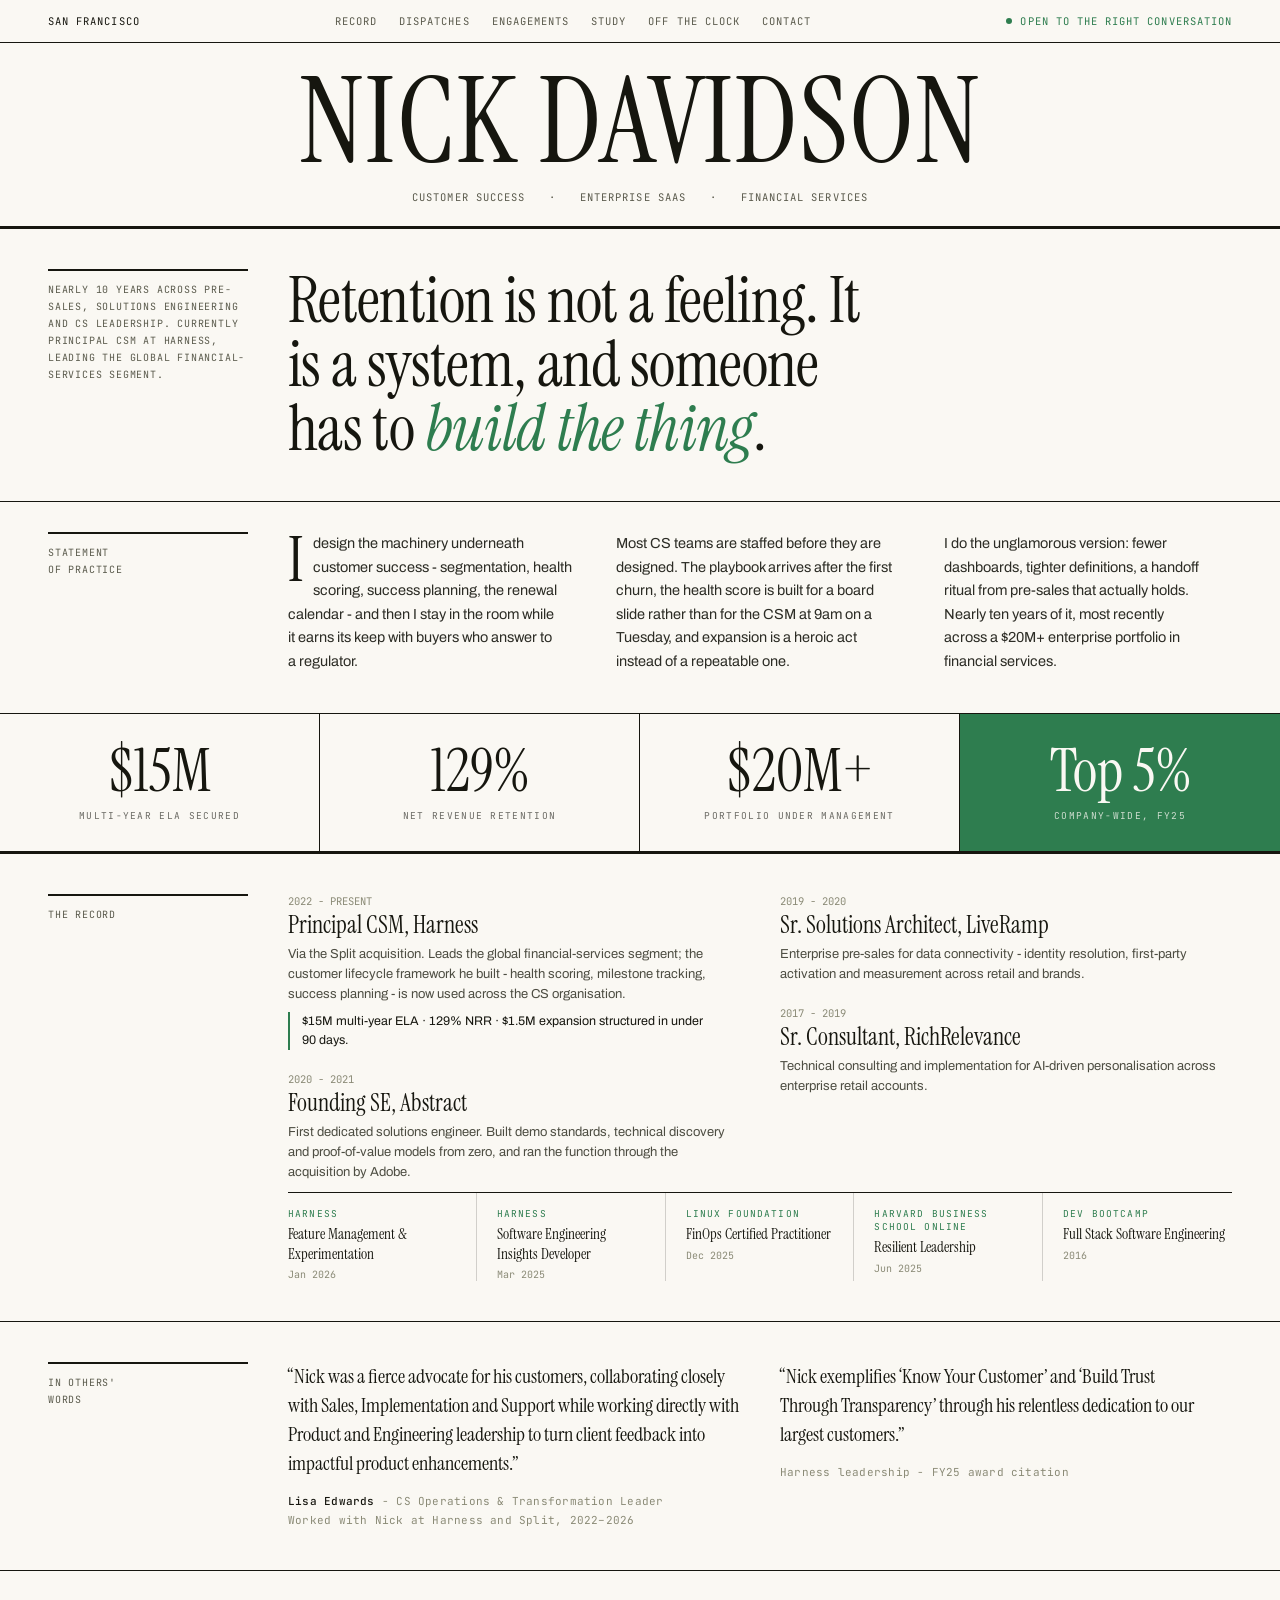
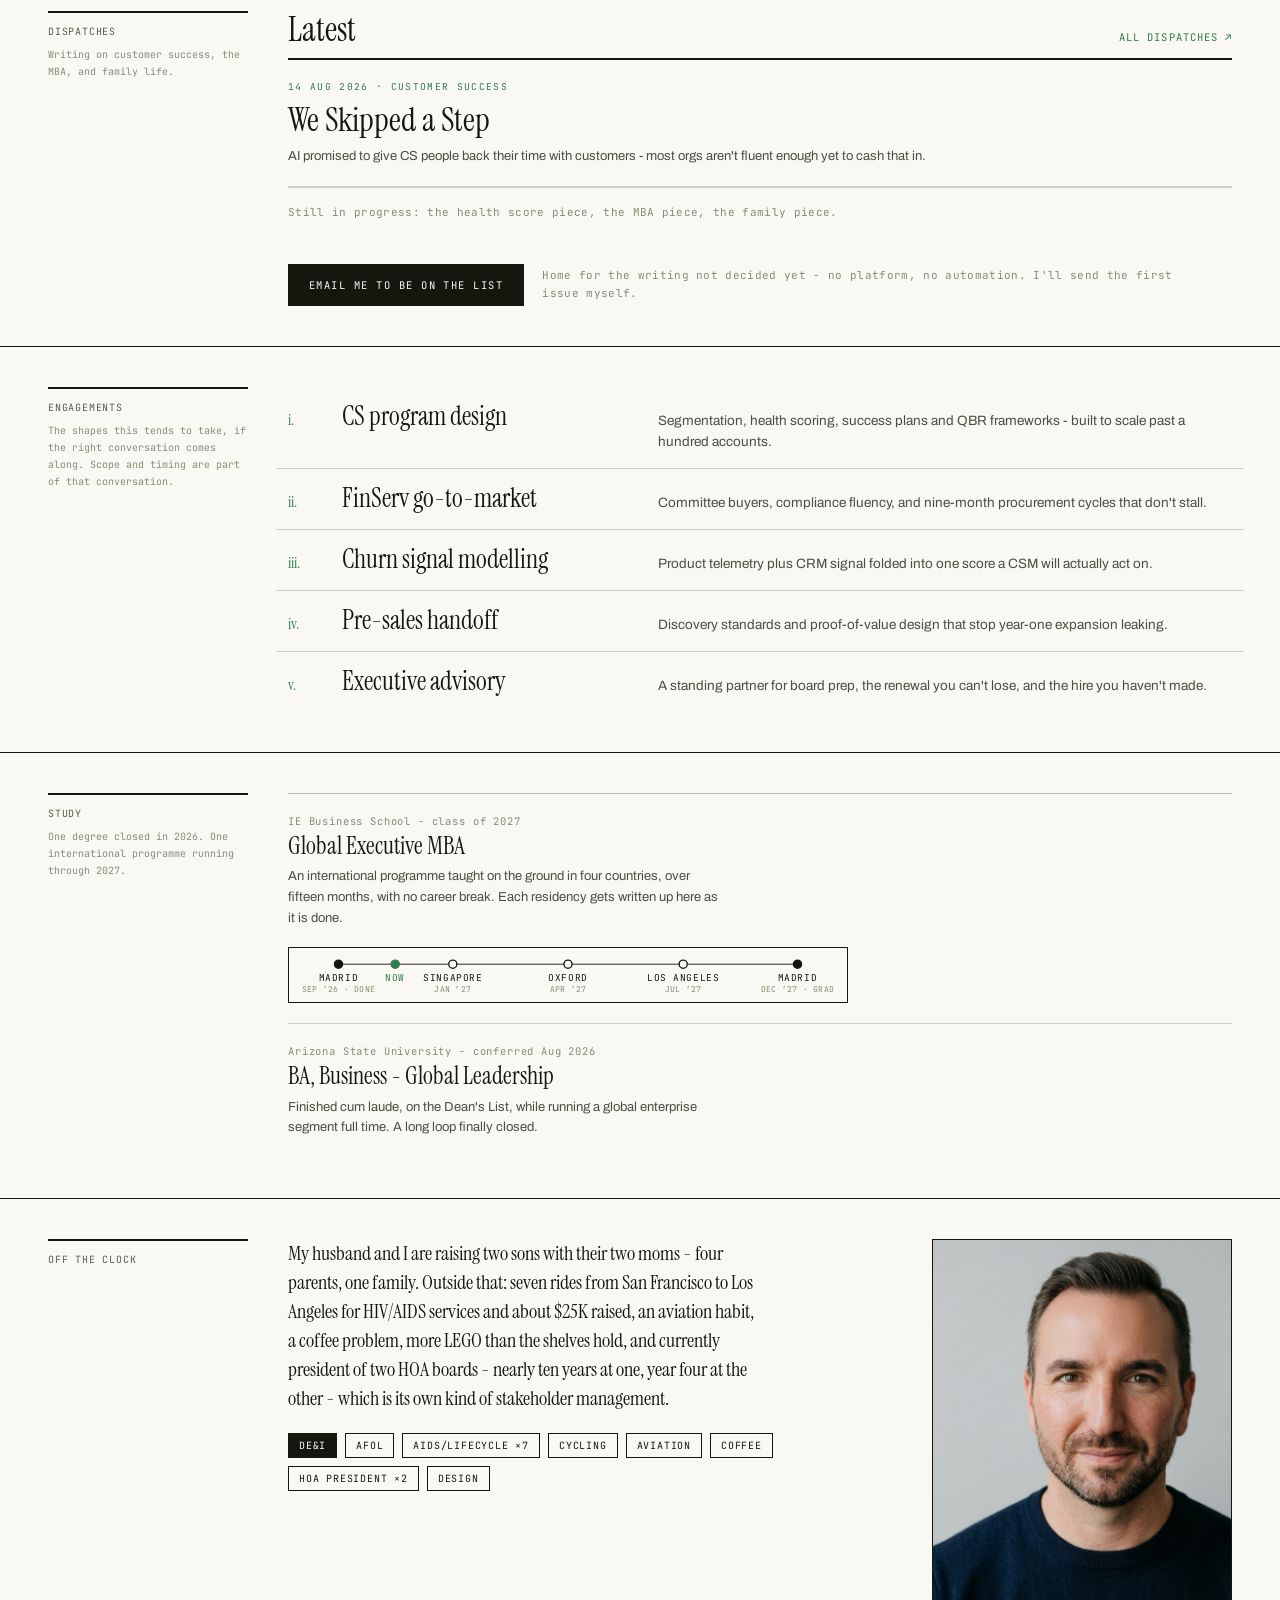
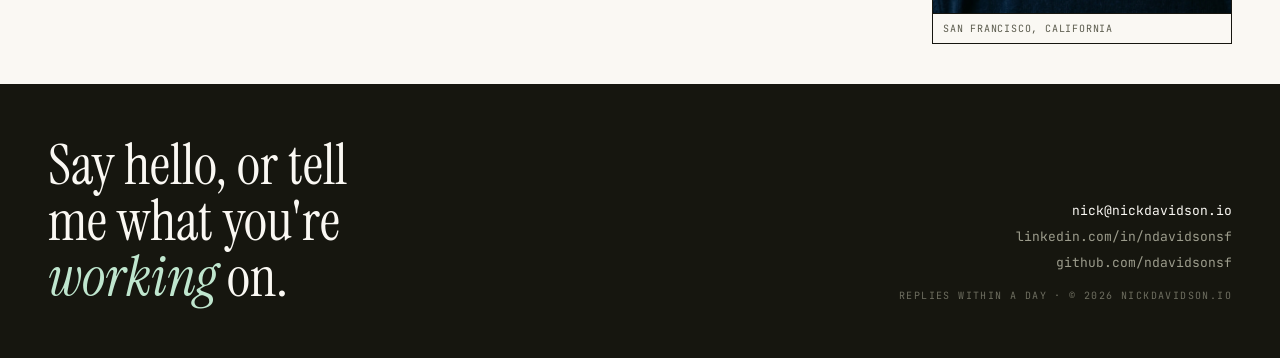
<file: index.html>
<!DOCTYPE html>
<html lang="en">
<head>
<meta charset="UTF-8">
<meta name="viewport" content="width=device-width, initial-scale=1.0">
<title>Nick Davidson - Customer Success Architecture</title>
<meta name="description" content="Principal CSM at Harness leading the Financial Services segment. Nearly 10 years building customer success and GTM infrastructure from scratch across AI, developer tools, and enterprise SaaS.">
<meta property="og:title" content="Nick Davidson - Customer Success Architecture">
<meta property="og:description" content="Principal CSM at Harness leading the Financial Services segment. Nearly 10 years building customer success and GTM infrastructure from scratch across AI, developer tools, and enterprise SaaS.">
<meta property="og:url" content="https://nickdavidson.io">
<meta property="og:type" content="website">
<meta property="og:image" content="https://nickdavidson.io/nickheadshot.jpg">
<link rel="icon" type="image/svg+xml" href="data:image/svg+xml,<svg xmlns='http://www.w3.org/2000/svg' viewBox='0 0 32 32'><rect width='32' height='32' fill='%23FAF8F3'/><text x='4' y='24' font-family='Georgia,serif' font-size='20' fill='%232E7D4F'>ND</text></svg>">
<link rel="preconnect" href="https://fonts.googleapis.com">
<link rel="preconnect" href="https://fonts.gstatic.com" crossorigin>
<link href="https://fonts.googleapis.com/css2?family=Instrument+Serif:ital@0;1&family=Archivo:wght@400;500;600&family=JetBrains+Mono:wght@400;500&display=swap" rel="stylesheet">
<link rel="stylesheet" href="style.css">
</head>
<body>
<a class="skip" href="#statement">Skip to content</a>
<div class="wrap">

  <!-- FOLIO / NAV -->
  <header class="folio">
    <span>San Francisco</span>
    <nav>
      <ul class="folio-links">
        <li><a href="#record">Record</a></li>
        <li><a href="#dispatches">Dispatches</a></li>
        <li><a href="#engagements">Engagements</a></li>
        <li><a href="#study">Study</a></li>
        <li><a href="#off">Off the clock</a></li>
        <li><a href="#contact">Contact</a></li>
      </ul>
    </nav>
    <span class="status"><i></i>Open to the right conversation</span>
    <button class="nav-toggle" aria-expanded="false" aria-label="Toggle navigation">Index</button>
  </header>

  <!-- MASTHEAD -->
  <div class="masthead">
    <h1>Nick Davidson</h1>
    <div class="rule-list mono">
      <span>Customer success</span><span>·</span><span>Enterprise SaaS</span><span>·</span><span>Financial services</span>
    </div>
  </div>

  <!-- LEDE -->
  <section class="band lede" id="statement">
    <div class="marg" style="border-top-width:2px">
      Nearly 10 years across pre-sales, solutions engineering and CS leadership. Currently Principal CSM at Harness, leading the global financial-services segment.
    </div>
    <h2 class="reveal">Retention is not a feeling. It is a system, and someone has to <em>build the thing</em>.</h2>
  </section>

  <!-- STATEMENT -->
  <section class="band statement">
    <div class="marg">Statement<br>of practice</div>
    <p>I design the machinery underneath customer success - segmentation, health scoring, success planning, the renewal calendar - and then I stay in the room while it earns its keep with buyers who answer to a regulator.</p>
    <p>Most CS teams are staffed before they are designed. The playbook arrives after the first churn, the health score is built for a board slide rather than for the CSM at 9am on a Tuesday, and expansion is a heroic act instead of a repeatable one.</p>
    <p>I do the unglamorous version: fewer dashboards, tighter definitions, a handoff ritual from pre-sales that actually holds. Nearly ten years of it, most recently across a $20M+ enterprise portfolio in financial services.</p>
  </section>

  <!-- FIGURES -->
  <section class="figures" aria-label="Key figures">
    <div class="fig"><b>$15M</b><span>Multi-year ELA secured</span></div>
    <div class="fig"><b>129%</b><span>Net revenue retention</span></div>
    <div class="fig"><b>$20M+</b><span>Portfolio under management</span></div>
    <div class="fig"><b>Top 5%</b><span>Company-wide, FY25</span></div>
  </section>

  <!-- RECORD -->
  <section class="band" id="record">
    <div class="marg">The record</div>
    <div class="reveal">
      <div class="record-list">
        <div class="job">
          <div class="when">2022 - PRESENT</div>
          <h4>Principal CSM, Harness</h4>
          <p>Via the Split acquisition. Leads the global financial-services segment; the customer lifecycle framework he built - health scoring, milestone tracking, success planning - is now used across the CS organisation.</p>
          <div class="win">$15M multi-year ELA · 129% NRR · $1.5M expansion structured in under 90 days.</div>
        </div>
        <div class="job">
          <div class="when">2020 - 2021</div>
          <h4>Founding SE, Abstract</h4>
          <p>First dedicated solutions engineer. Built demo standards, technical discovery and proof-of-value models from zero, and ran the function through the acquisition by Adobe.</p>
        </div>
        <div class="job">
          <div class="when">2019 - 2020</div>
          <h4>Sr. Solutions Architect, LiveRamp</h4>
          <p>Enterprise pre-sales for data connectivity - identity resolution, first-party activation and measurement across retail and brands.</p>
        </div>
        <div class="job">
          <div class="when">2017 - 2019</div>
          <h4>Sr. Consultant, RichRelevance</h4>
          <p>Technical consulting and implementation for AI-driven personalisation across enterprise retail accounts.</p>
        </div>
      </div>
      <div class="certs">
        <div class="cert"><div class="issuer">Harness</div><div class="name">Feature Management &amp; Experimentation</div><div class="year">Jan 2026</div></div>
        <div class="cert"><div class="issuer">Harness</div><div class="name">Software Engineering Insights Developer</div><div class="year">Mar 2025</div></div>
        <div class="cert"><div class="issuer">Linux Foundation</div><div class="name">FinOps Certified Practitioner</div><div class="year">Dec 2025</div></div>
        <div class="cert"><div class="issuer">Harvard Business School Online</div><div class="name">Resilient Leadership</div><div class="year">Jun 2025</div></div>
        <div class="cert"><div class="issuer">Dev Bootcamp</div><div class="name">Full Stack Software Engineering</div><div class="year">2016</div></div>
      </div>
    </div>
  </section>

  <!-- QUOTES -->
  <section class="band quotes">
    <div class="marg">In others'<br>words</div>
    <div class="reveal">
      <blockquote>“Nick was a fierce advocate for his customers, collaborating closely with Sales, Implementation and Support while working directly with Product and Engineering leadership to turn client feedback into impactful product enhancements.”</blockquote>
      <div class="attr"><strong>Lisa Edwards</strong> - CS Operations &amp; Transformation Leader<br>Worked with Nick at Harness and Split, 2022–2026</div>
    </div>
    <div class="reveal">
      <blockquote>“Nick exemplifies ‘Know Your Customer’ and ‘Build Trust Through Transparency’ through his relentless dedication to our largest customers.”</blockquote>
      <div class="attr">Harness leadership - FY25 award citation</div>
    </div>
  </section>

  <!-- DISPATCHES -->
  <section class="band" id="dispatches">
    <div class="marg">Dispatches<span class="note">Writing on customer success, the MBA, and family life.</span></div>
    <div class="reveal">
      <div class="disp-head">
        <h3>Latest</h3>
        <a class="mono" style="color:var(--green);text-decoration:none" href="/dispatches/">All dispatches ↗</a>
      </div>
      <a class="disp disp-featured" href="/dispatches/we-skipped-a-step.html">
        <div class="kicker">14 Aug 2026 · Customer success</div>
        <h4>We Skipped a Step</h4>
        <p>AI promised to give CS people back their time with customers - most orgs aren't fluent enough yet to cash that in.</p>
      </a>
      <p class="disp-progress">Still in progress: the health score piece, the MBA piece, the family piece.</p>
      <!-- No newsletter platform chosen yet, so this is an honest mailto rather than a
           fake subscribe box. Swap for a real endpoint once the host is decided. -->
      <div class="signup" id="signup">
        <a class="signup-cta" href="mailto:nick@nickdavidson.io?subject=Dispatches">Email me to be on the list</a>
        <span class="fine">Home for the writing not decided yet - no platform, no automation. I'll send the first issue myself.</span>
      </div>
    </div>
  </section>

  <!-- ENGAGEMENTS -->
  <section class="band" id="engagements">
    <div class="marg">Engagements<span class="note">The shapes this tends to take, if the right conversation comes along. Scope and timing are part of that conversation.</span></div>
    <div class="rows reveal">
      <div class="row"><span class="num">i.</span><span class="name">CS program design</span><span class="desc">Segmentation, health scoring, success plans and QBR frameworks - built to scale past a hundred accounts.</span></div>
      <div class="row"><span class="num">ii.</span><span class="name">FinServ go-to-market</span><span class="desc">Committee buyers, compliance fluency, and nine-month procurement cycles that don't stall.</span></div>
      <div class="row"><span class="num">iii.</span><span class="name">Churn signal modelling</span><span class="desc">Product telemetry plus CRM signal folded into one score a CSM will actually act on.</span></div>
      <div class="row"><span class="num">iv.</span><span class="name">Pre-sales handoff</span><span class="desc">Discovery standards and proof-of-value design that stop year-one expansion leaking.</span></div>
      <div class="row"><span class="num">v.</span><span class="name">Executive advisory</span><span class="desc">A standing partner for board prep, the renewal you can't lose, and the hire you haven't made.</span></div>
    </div>
  </section>

  <!-- STUDY -->
  <section class="band" id="study">
    <div class="marg">Study<span class="note">One degree closed in 2026. One international programme running through 2027.</span></div>
    <div class="study reveal">
      <div class="degree">
        <div class="when">IE Business School - class of 2027</div>
        <h4>Global Executive MBA</h4>
        <p>An international programme taught on the ground in four countries, over fifteen months, with no career break. Each residency gets written up here as it is done.</p>
        <figure class="route" role="img" aria-label="Programme route: Madrid (complete), then Singapore, Oxford and Los Angeles, returning to Madrid for graduation in December 2027.">
          <svg viewBox="0 0 620 60" xmlns="http://www.w3.org/2000/svg">
            <line class="route-track" x1="55" y1="18" x2="565" y2="18"/>
            <g class="route-stops">
              <g><circle class="done" cx="55" cy="18" r="4.5"/><text x="55" y="37">Madrid</text><text x="55" y="49" class="d">Sep ’26 · done</text><circle class="now" cx="118" cy="18" r="4.5"/><text x="118" y="37" class="n">Now</text></g>
              <g><circle cx="182" cy="18" r="4.5"/><text x="182" y="37">Singapore</text><text x="182" y="49" class="d">Jan ’27</text></g>
              <g><circle cx="310" cy="18" r="4.5"/><text x="310" y="37">Oxford</text><text x="310" y="49" class="d">Apr ’27</text></g>
              <g><circle cx="438" cy="18" r="4.5"/><text x="438" y="37">Los Angeles</text><text x="438" y="49" class="d">Jul ’27</text></g>
              <g><circle class="grad" cx="565" cy="18" r="4.5"/><text x="565" y="37">Madrid</text><text x="565" y="49" class="d">Dec ’27 · grad</text></g>
            </g>
          </svg>
        </figure>
      </div>
      <div class="degree">
        <div class="when">Arizona State University - conferred Aug 2026</div>
        <h4>BA, Business - Global Leadership</h4>
        <p>Finished cum laude, on the Dean's List, while running a global enterprise segment full time. A long loop finally closed.</p>
      </div>
    </div>
  </section>

  <!-- Study, staged rebuild: as each IE residency is completed it gets its own
       entry here, ideally alongside a Dispatch about it. Kept from the earlier
       interactive ledger. Source: IE GXMBA programme structure -
       Madrid 13-25 Sep 26 · Singapore 17-23 Jan 27 · Oxford 12-17 Apr 27 ·
       Los Angeles 25-31 Jul 27 · Madrid 13-17 Dec 27 (finals, graduation).

       Term 1 - Madrid, Sept 2026 - Leadership Foundations
         Leading people in global organisations, economic environment and country
         analysis, financial accounting. The cohort forms here.
       Term 2 - Singapore, Jan 2027 - Strategic Execution
         Competitive and corporate strategy, strategy implementation, marketing and
         managerial accounting - taught in the region where a lot of my accounts'
         expansion roadmaps actually get decided.
       Term 3 - Oxford, Apr 2027 - Advanced Decision Making
         Purpose-driven organisations, entrepreneurial management for executives,
         global operations and supply chain.
       Term 3 - Los Angeles, July 2027 - Digital innovation and analytics
         Financial management, digital innovation and business data analytics -
         taught two hours from where seven of my rides down the coast have ended.
       Term 4 - Madrid, Dec 2027 - CEO Challenge and graduation
         Board leadership module, the CEO Challenge final project and exam, then the
         hood. Fifteen months, four countries, one very patient family.
  -->


  <!-- OFF THE CLOCK -->
  <section class="band" id="off">
    <div class="marg">Off the clock</div>
    <div class="off reveal">
      <div>
        <p class="lead">My husband and I are raising two sons with their two moms - four parents, one family. Outside that: seven rides from San Francisco to Los Angeles for HIV/AIDS services and about $25K raised, an aviation habit, a coffee problem, more LEGO than the shelves hold, and currently president of two HOA boards - nearly ten years at one, year four at the other - which is its own kind of stakeholder management.</p>
        <ul class="tags">
          <li class="on">DE&amp;I</li>
          <li>AFOL</li>
          <li>AIDS/LifeCycle ×7</li>
          <li>Cycling</li>
          <li>Aviation</li>
          <li>Coffee</li>
          <li>HOA president ×2</li>
          <li>Design</li>
        </ul>
      </div>
      <figure>
        <img src="nickheadshot.jpg" alt="Nick Davidson" width="600" height="750">
        <figcaption>San Francisco, California</figcaption>
      </figure>
    </div>
  </section>

  <!-- COLOPHON -->
  <footer class="colophon" id="contact">
    <h2>Say hello, or tell me what you're <em>working</em> on.</h2>
    <div class="contact">
      <a href="mailto:nick@nickdavidson.io">nick@nickdavidson.io</a>
      <a href="https://linkedin.com/in/ndavidsonsf" target="_blank" rel="noopener">linkedin.com/in/ndavidsonsf</a>
      <a href="https://github.com/ndavidsonsf" target="_blank" rel="noopener">github.com/ndavidsonsf</a>
      <div class="fine">Replies within a day · © 2026 nickdavidson.io</div>
    </div>
  </footer>

</div>
<script src="main.js"></script>
</body>
</html>
</file>
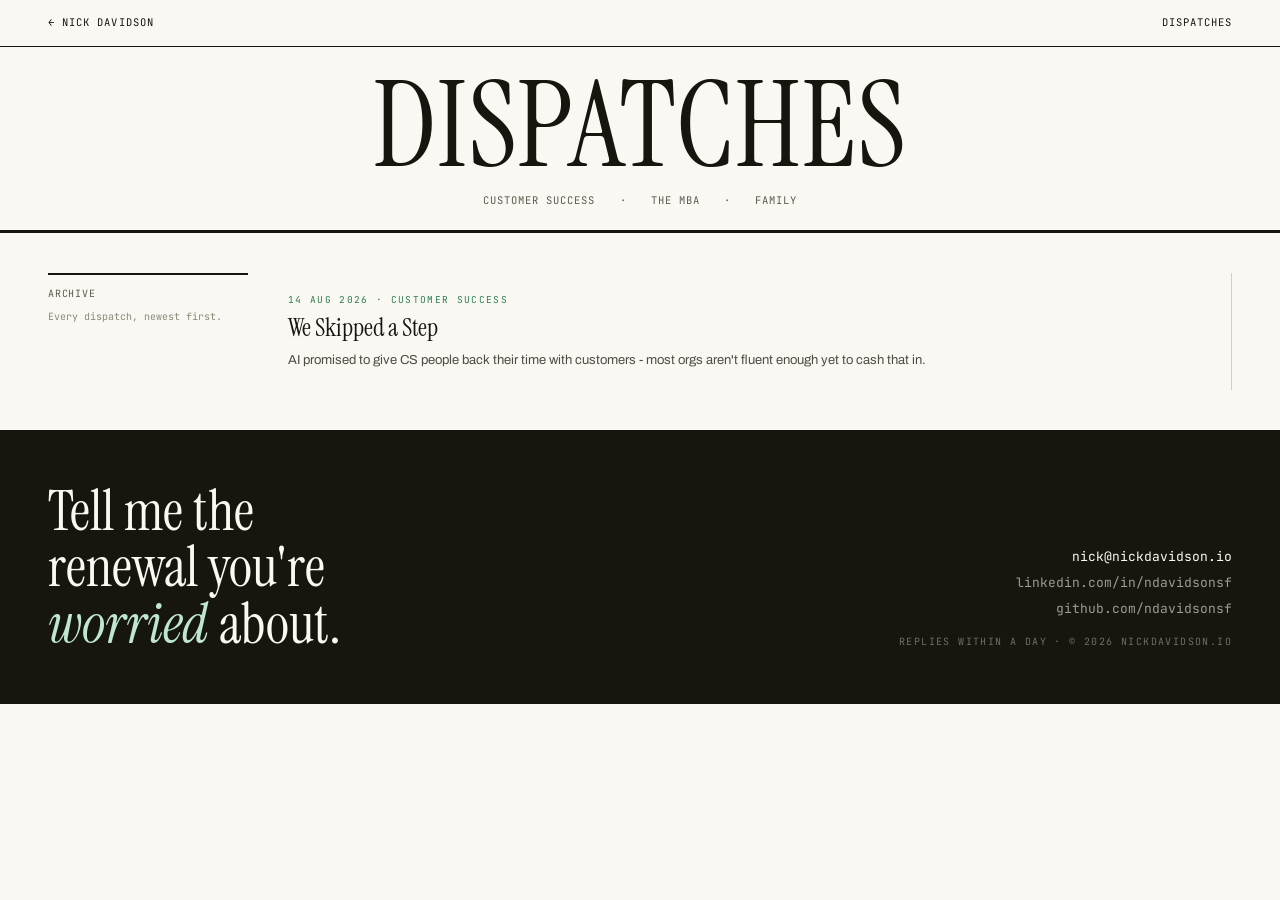
<file: dispatches/index.html>
<!DOCTYPE html>
<html lang="en">
<head>
<meta charset="UTF-8">
<meta name="viewport" content="width=device-width, initial-scale=1.0">
<title>Dispatches - Nick Davidson</title>
<meta name="description" content="Writing on customer success, the IE Global Executive MBA, and a four-parent household, from Nick Davidson.">
<meta property="og:title" content="Dispatches - Nick Davidson">
<meta property="og:description" content="Writing on customer success, the IE Global Executive MBA, and a four-parent household.">
<meta property="og:url" content="https://nickdavidson.io/dispatches/">
<meta property="og:type" content="website">
<meta property="og:image" content="https://nickdavidson.io/nickheadshot.jpg">
<link rel="icon" type="image/svg+xml" href="data:image/svg+xml,<svg xmlns='http://www.w3.org/2000/svg' viewBox='0 0 32 32'><rect width='32' height='32' fill='%23FAF8F3'/><text x='4' y='24' font-family='Georgia,serif' font-size='20' fill='%232E7D4F'>ND</text></svg>">
<link rel="preconnect" href="https://fonts.googleapis.com">
<link rel="preconnect" href="https://fonts.gstatic.com" crossorigin>
<link href="https://fonts.googleapis.com/css2?family=Instrument+Serif:ital@0;1&family=Archivo:wght@400;500;600&family=JetBrains+Mono:wght@400;500&display=swap" rel="stylesheet">
<link rel="stylesheet" href="../style.css">
</head>
<body>
<a class="skip" href="#archive">Skip to content</a>
<div class="wrap">

  <!-- FOLIO / NAV -->
  <header class="folio">
    <a class="mono" style="text-decoration:none" href="/">← Nick Davidson</a>
    <span class="mono">Dispatches</span>
  </header>

  <!-- MASTHEAD -->
  <div class="masthead">
    <h1>Dispatches</h1>
    <div class="rule-list mono">
      <span>Customer success</span><span>·</span><span>The MBA</span><span>·</span><span>Family</span>
    </div>
  </div>

  <!-- ARCHIVE -->
  <section class="band" id="archive">
    <div class="marg" style="border-top-width:2px">Archive<span class="note">Every dispatch, newest first.</span></div>
    <div class="archive-list">

      <a class="disp" href="/dispatches/we-skipped-a-step.html">
        <div class="kicker">14 Aug 2026 · Customer success</div>
        <h4>We Skipped a Step</h4>
        <p>AI promised to give CS people back their time with customers - most orgs aren't fluent enough yet to cash that in.</p>
      </a>

    </div>
  </section>

  <!-- COLOPHON -->
  <footer class="colophon" id="contact">
    <h2>Tell me the renewal you're <em>worried</em> about.</h2>
    <div class="contact">
      <a href="mailto:nick@nickdavidson.io">nick@nickdavidson.io</a>
      <a href="https://linkedin.com/in/ndavidsonsf" target="_blank" rel="noopener">linkedin.com/in/ndavidsonsf</a>
      <a href="https://github.com/ndavidsonsf" target="_blank" rel="noopener">github.com/ndavidsonsf</a>
      <div class="fine">Replies within a day · © 2026 nickdavidson.io</div>
    </div>
  </footer>

</div>
<script src="../main.js"></script>
</body>
</html>
</file>
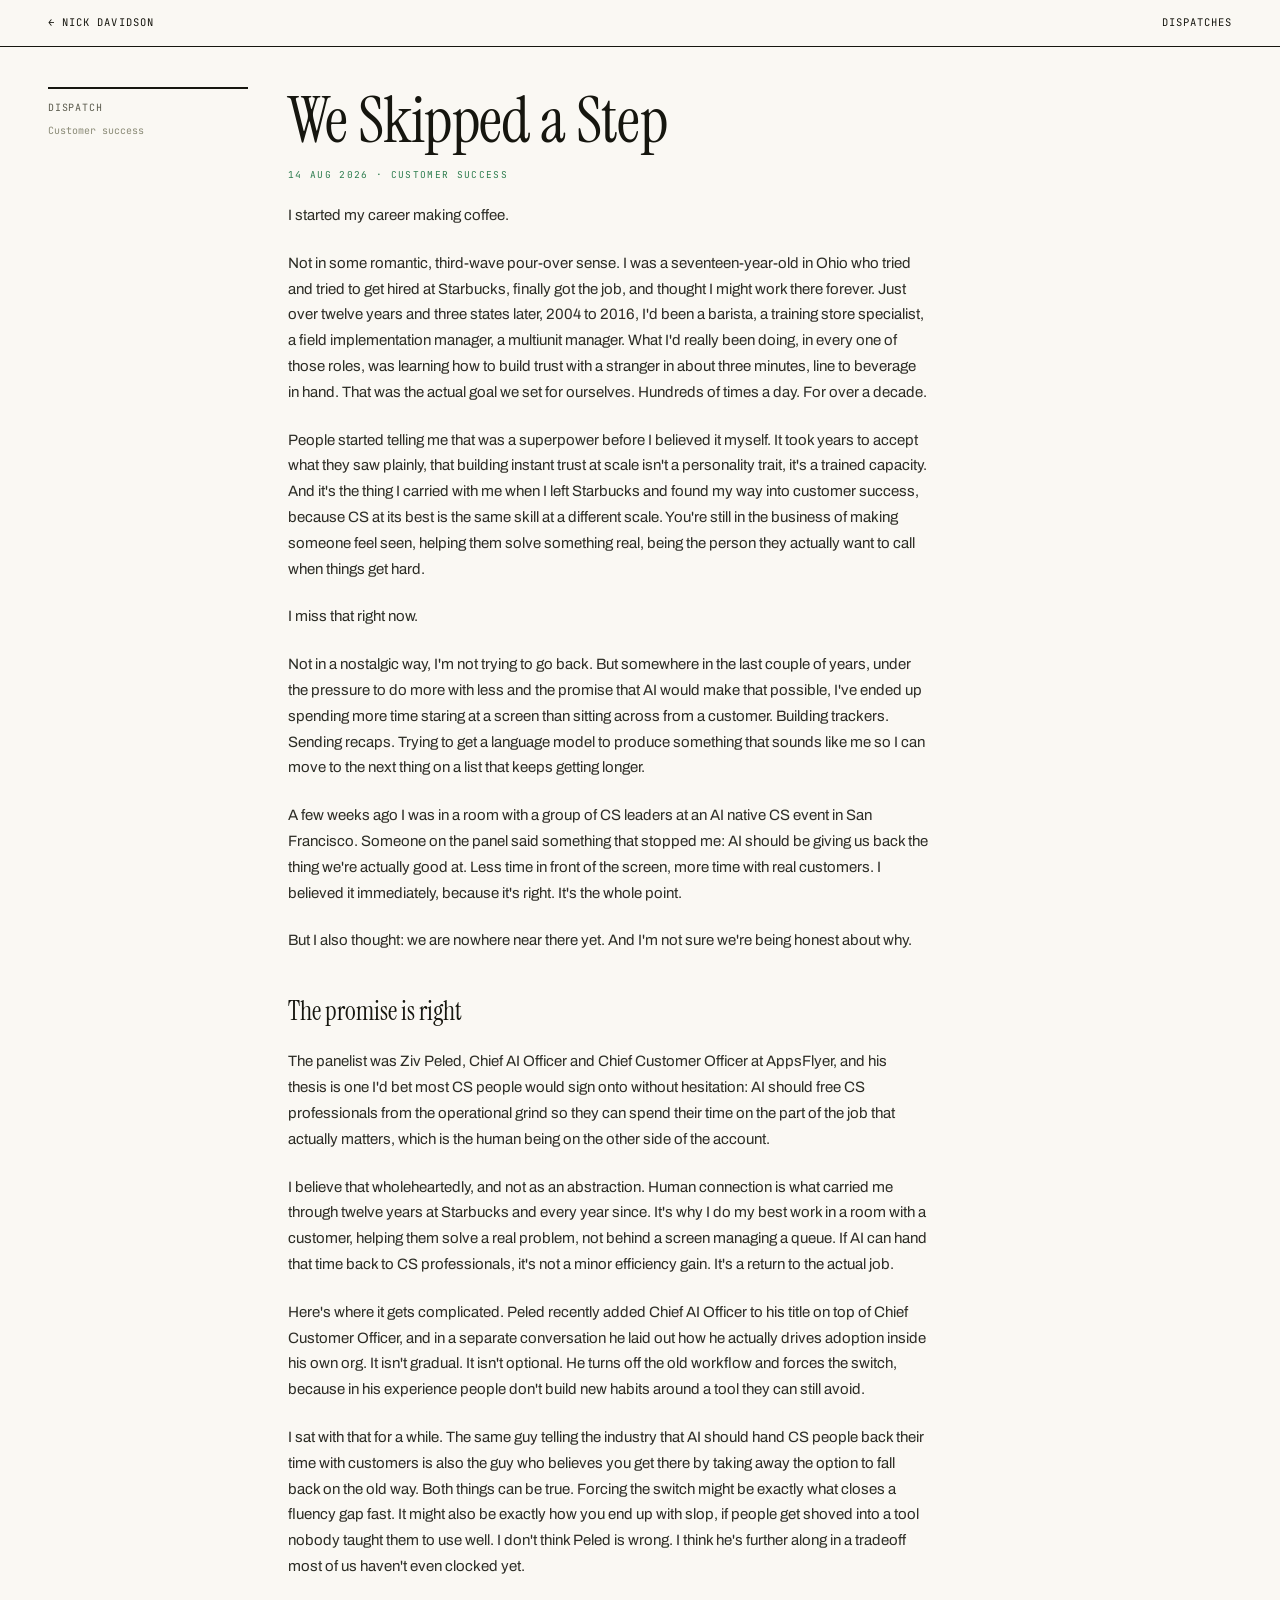
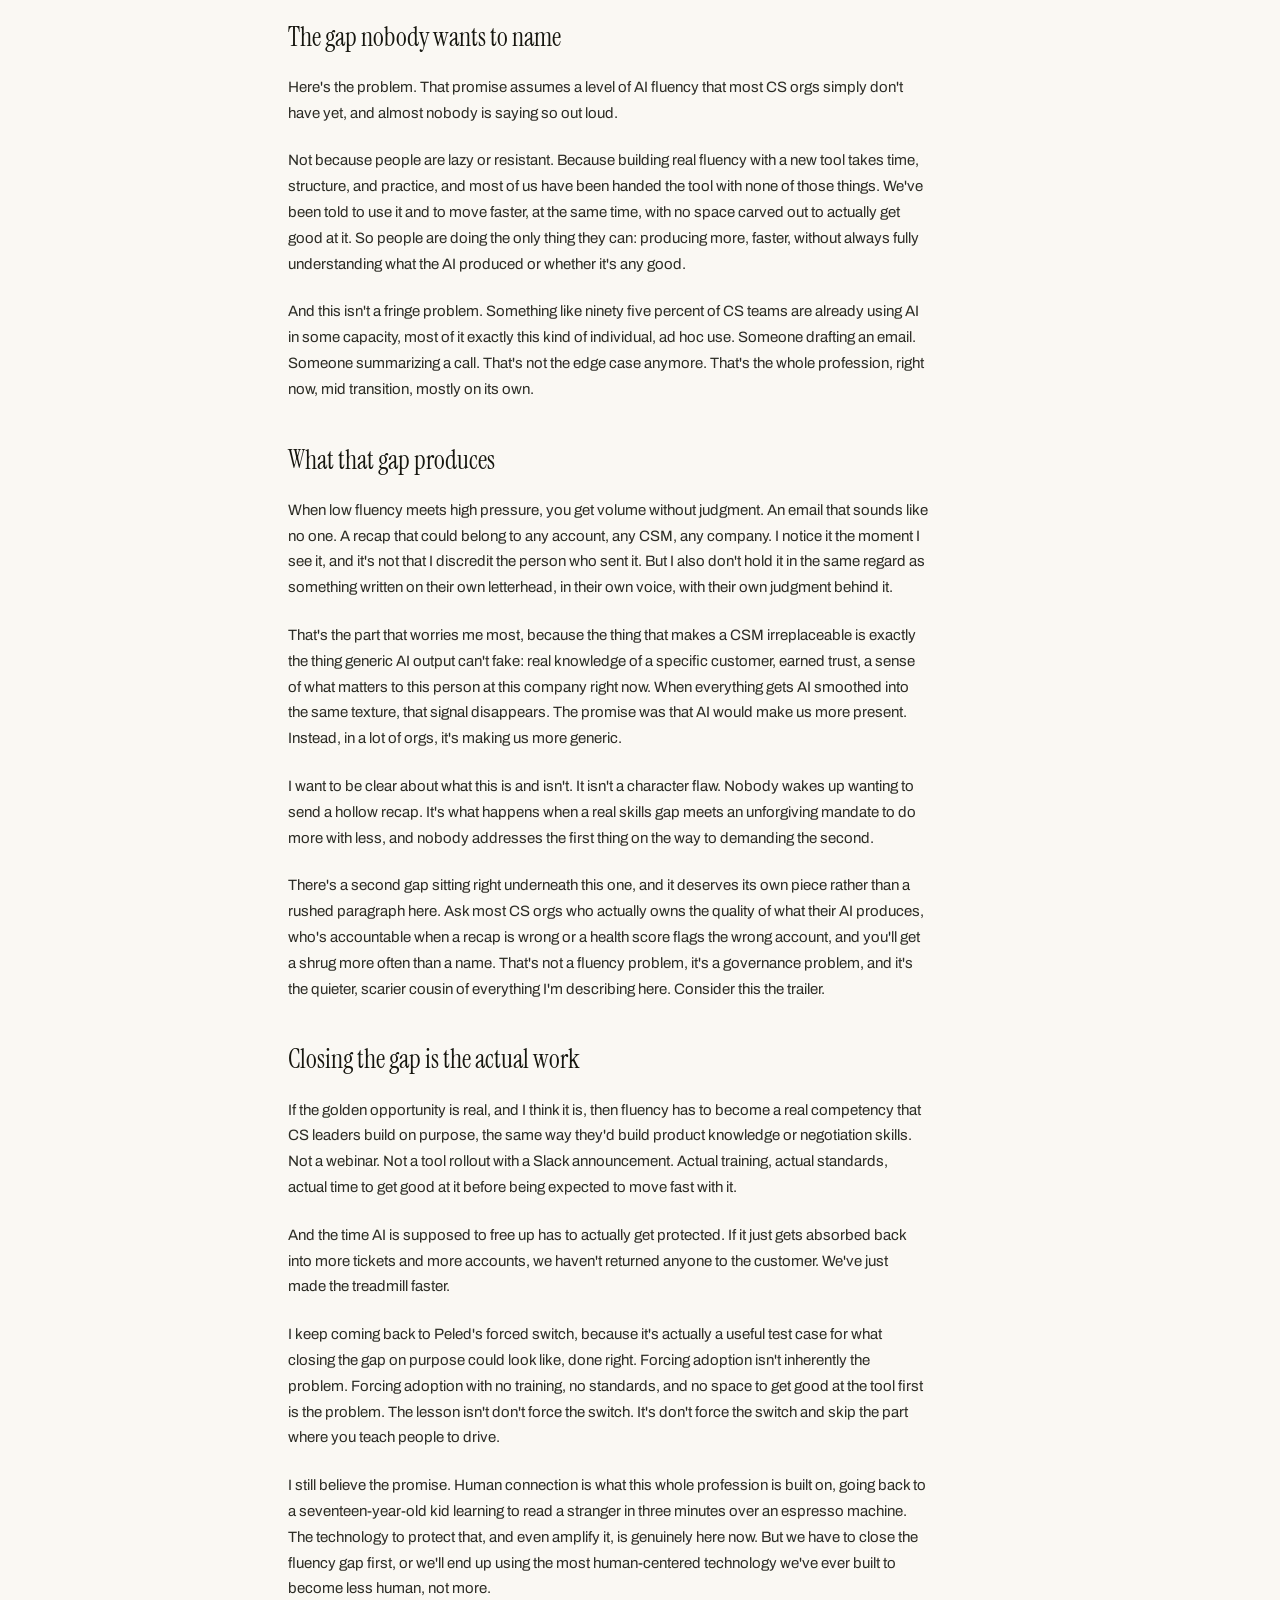
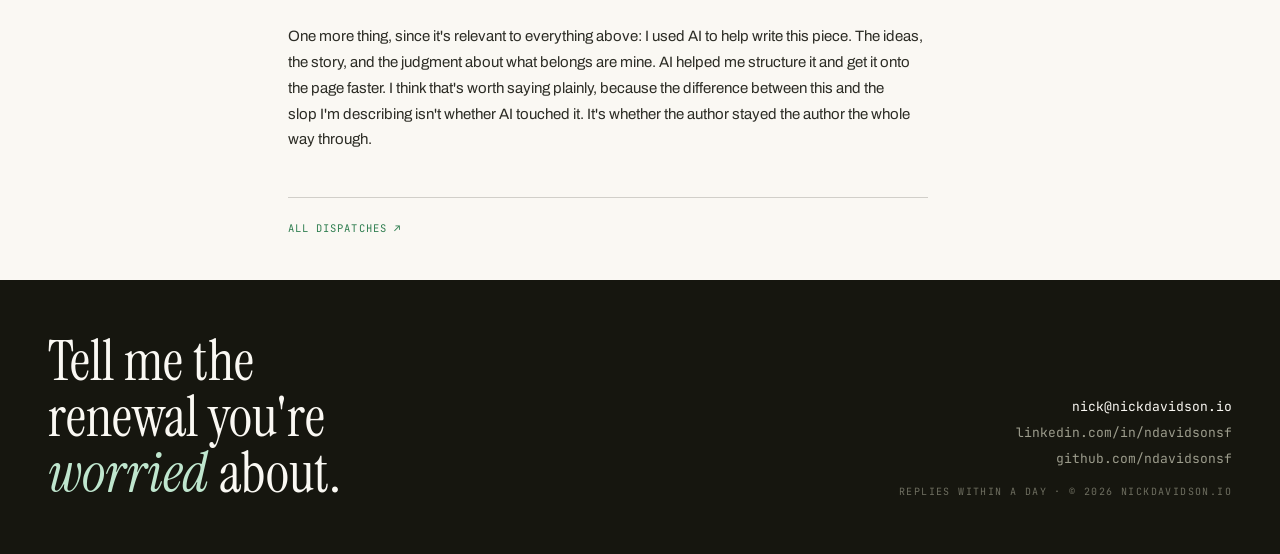
<file: dispatches/we-skipped-a-step.html>
<!DOCTYPE html>
<html lang="en">
<head>
<meta charset="UTF-8">
<meta name="viewport" content="width=device-width, initial-scale=1.0">
<title>We Skipped a Step - Nick Davidson</title>
<meta name="description" content="AI promised to give customer success people back their time with customers. Most orgs aren't fluent enough yet to cash that in.">
<meta property="og:title" content="We Skipped a Step - Nick Davidson">
<meta property="og:description" content="AI promised to give customer success people back their time with customers. Most orgs aren't fluent enough yet to cash that in.">
<meta property="og:url" content="https://nickdavidson.io/dispatches/we-skipped-a-step.html">
<meta property="og:type" content="article">
<meta property="og:image" content="https://nickdavidson.io/nickheadshot.jpg">
<link rel="icon" type="image/svg+xml" href="data:image/svg+xml,<svg xmlns='http://www.w3.org/2000/svg' viewBox='0 0 32 32'><rect width='32' height='32' fill='%23FAF8F3'/><text x='4' y='24' font-family='Georgia,serif' font-size='20' fill='%232E7D4F'>ND</text></svg>">
<link rel="preconnect" href="https://fonts.googleapis.com">
<link rel="preconnect" href="https://fonts.gstatic.com" crossorigin>
<link href="https://fonts.googleapis.com/css2?family=Instrument+Serif:ital@0;1&family=Archivo:wght@400;500;600&family=JetBrains+Mono:wght@400;500&display=swap" rel="stylesheet">
<link rel="stylesheet" href="../style.css">
</head>
<body>
<a class="skip" href="#article">Skip to content</a>
<div class="wrap">

  <!-- FOLIO / NAV -->
  <header class="folio">
    <a class="mono" style="text-decoration:none" href="/">← Nick Davidson</a>
    <span class="mono">Dispatches</span>
  </header>

  <!-- ARTICLE -->
  <article class="band" id="article">
    <div class="marg" style="border-top-width:2px">Dispatch<span class="note">Customer success</span></div>
    <div class="article-body">
      <h1>We Skipped a Step</h1>
      <div class="kicker">14 Aug 2026 · Customer success</div>

      <p>I started my career making coffee.</p>

      <p>Not in some romantic, third-wave pour-over sense. I was a seventeen-year-old in Ohio who tried and tried to get hired at Starbucks, finally got the job, and thought I might work there forever. Just over twelve years and three states later, 2004 to 2016, I'd been a barista, a training store specialist, a field implementation manager, a multiunit manager. What I'd really been doing, in every one of those roles, was learning how to build trust with a stranger in about three minutes, line to beverage in hand. That was the actual goal we set for ourselves. Hundreds of times a day. For over a decade.</p>

      <p>People started telling me that was a superpower before I believed it myself. It took years to accept what they saw plainly, that building instant trust at scale isn't a personality trait, it's a trained capacity. And it's the thing I carried with me when I left Starbucks and found my way into customer success, because CS at its best is the same skill at a different scale. You're still in the business of making someone feel seen, helping them solve something real, being the person they actually want to call when things get hard.</p>

      <p>I miss that right now.</p>

      <p>Not in a nostalgic way, I'm not trying to go back. But somewhere in the last couple of years, under the pressure to do more with less and the promise that AI would make that possible, I've ended up spending more time staring at a screen than sitting across from a customer. Building trackers. Sending recaps. Trying to get a language model to produce something that sounds like me so I can move to the next thing on a list that keeps getting longer.</p>

      <p>A few weeks ago I was in a room with a group of CS leaders at an AI native CS event in San Francisco. Someone on the panel said something that stopped me: AI should be giving us back the thing we're actually good at. Less time in front of the screen, more time with real customers. I believed it immediately, because it's right. It's the whole point.</p>

      <p>But I also thought: we are nowhere near there yet. And I'm not sure we're being honest about why.</p>

      <h2>The promise is right</h2>

      <p>The panelist was Ziv Peled, Chief AI Officer and Chief Customer Officer at AppsFlyer, and his thesis is one I'd bet most CS people would sign onto without hesitation: AI should free CS professionals from the operational grind so they can spend their time on the part of the job that actually matters, which is the human being on the other side of the account.</p>

      <p>I believe that wholeheartedly, and not as an abstraction. Human connection is what carried me through twelve years at Starbucks and every year since. It's why I do my best work in a room with a customer, helping them solve a real problem, not behind a screen managing a queue. If AI can hand that time back to CS professionals, it's not a minor efficiency gain. It's a return to the actual job.</p>

      <p>Here's where it gets complicated. Peled recently added Chief AI Officer to his title on top of Chief Customer Officer, and in a separate conversation he laid out how he actually drives adoption inside his own org. It isn't gradual. It isn't optional. He turns off the old workflow and forces the switch, because in his experience people don't build new habits around a tool they can still avoid.</p>

      <p>I sat with that for a while. The same guy telling the industry that AI should hand CS people back their time with customers is also the guy who believes you get there by taking away the option to fall back on the old way. Both things can be true. Forcing the switch might be exactly what closes a fluency gap fast. It might also be exactly how you end up with slop, if people get shoved into a tool nobody taught them to use well. I don't think Peled is wrong. I think he's further along in a tradeoff most of us haven't even clocked yet.</p>

      <h2>The gap nobody wants to name</h2>

      <p>Here's the problem. That promise assumes a level of AI fluency that most CS orgs simply don't have yet, and almost nobody is saying so out loud.</p>

      <p>Not because people are lazy or resistant. Because building real fluency with a new tool takes time, structure, and practice, and most of us have been handed the tool with none of those things. We've been told to use it and to move faster, at the same time, with no space carved out to actually get good at it. So people are doing the only thing they can: producing more, faster, without always fully understanding what the AI produced or whether it's any good.</p>

      <p>And this isn't a fringe problem. Something like ninety five percent of CS teams are already using AI in some capacity, most of it exactly this kind of individual, ad hoc use. Someone drafting an email. Someone summarizing a call. That's not the edge case anymore. That's the whole profession, right now, mid transition, mostly on its own.</p>

      <h2>What that gap produces</h2>

      <p>When low fluency meets high pressure, you get volume without judgment. An email that sounds like no one. A recap that could belong to any account, any CSM, any company. I notice it the moment I see it, and it's not that I discredit the person who sent it. But I also don't hold it in the same regard as something written on their own letterhead, in their own voice, with their own judgment behind it.</p>

      <p>That's the part that worries me most, because the thing that makes a CSM irreplaceable is exactly the thing generic AI output can't fake: real knowledge of a specific customer, earned trust, a sense of what matters to this person at this company right now. When everything gets AI smoothed into the same texture, that signal disappears. The promise was that AI would make us more present. Instead, in a lot of orgs, it's making us more generic.</p>

      <p>I want to be clear about what this is and isn't. It isn't a character flaw. Nobody wakes up wanting to send a hollow recap. It's what happens when a real skills gap meets an unforgiving mandate to do more with less, and nobody addresses the first thing on the way to demanding the second.</p>

      <p>There's a second gap sitting right underneath this one, and it deserves its own piece rather than a rushed paragraph here. Ask most CS orgs who actually owns the quality of what their AI produces, who's accountable when a recap is wrong or a health score flags the wrong account, and you'll get a shrug more often than a name. That's not a fluency problem, it's a governance problem, and it's the quieter, scarier cousin of everything I'm describing here. Consider this the trailer.</p>

      <h2>Closing the gap is the actual work</h2>

      <p>If the golden opportunity is real, and I think it is, then fluency has to become a real competency that CS leaders build on purpose, the same way they'd build product knowledge or negotiation skills. Not a webinar. Not a tool rollout with a Slack announcement. Actual training, actual standards, actual time to get good at it before being expected to move fast with it.</p>

      <p>And the time AI is supposed to free up has to actually get protected. If it just gets absorbed back into more tickets and more accounts, we haven't returned anyone to the customer. We've just made the treadmill faster.</p>

      <p>I keep coming back to Peled's forced switch, because it's actually a useful test case for what closing the gap on purpose could look like, done right. Forcing adoption isn't inherently the problem. Forcing adoption with no training, no standards, and no space to get good at the tool first is the problem. The lesson isn't don't force the switch. It's don't force the switch and skip the part where you teach people to drive.</p>

      <p>I still believe the promise. Human connection is what this whole profession is built on, going back to a seventeen-year-old kid learning to read a stranger in three minutes over an espresso machine. The technology to protect that, and even amplify it, is genuinely here now. But we have to close the fluency gap first, or we'll end up using the most human-centered technology we've ever built to become less human, not more.</p>

      <p>One more thing, since it's relevant to everything above: I used AI to help write this piece. The ideas, the story, and the judgment about what belongs are mine. AI helped me structure it and get it onto the page faster. I think that's worth saying plainly, because the difference between this and the slop I'm describing isn't whether AI touched it. It's whether the author stayed the author the whole way through.</p>

      <div class="article-foot">
        <a class="mono" style="color:var(--green);text-decoration:none" href="/dispatches/">All dispatches ↗</a>
      </div>
    </div>
  </article>

  <!-- COLOPHON -->
  <footer class="colophon" id="contact">
    <h2>Tell me the renewal you're <em>worried</em> about.</h2>
    <div class="contact">
      <a href="mailto:nick@nickdavidson.io">nick@nickdavidson.io</a>
      <a href="https://linkedin.com/in/ndavidsonsf" target="_blank" rel="noopener">linkedin.com/in/ndavidsonsf</a>
      <a href="https://github.com/ndavidsonsf" target="_blank" rel="noopener">github.com/ndavidsonsf</a>
      <div class="fine">Replies within a day · © 2026 nickdavidson.io</div>
    </div>
  </footer>

</div>
<script src="../main.js"></script>
</body>
</html>
</file>
<file: style.css>
/* nickdavidson.io — broadsheet edition
   Palette, type and layout for a print-inspired single page.
   No build step. Edit values in :root to reskin. */

:root{
  --ink:#16160F;
  --paper:#FAF8F3;
  --paper2:#F0EDE3;
  --green:#2E7D4F;
  --green-lt:#BFE6CE;
  --dim:#4D4D42;
  --mid:#5A5A4C;
  --faint:#8A8A76;
  --rule:rgba(22,22,15,.18);
  --rule-2:rgba(22,22,15,.28);
  --gutter:200px;
  --pad:48px;
  --serif:'Instrument Serif',Georgia,'Times New Roman',serif;
  --sans:Archivo,system-ui,-apple-system,sans-serif;
  --mono:'JetBrains Mono',ui-monospace,Menlo,monospace;
}

*{box-sizing:border-box}
html{scroll-behavior:smooth}
body{
  margin:0;background:var(--paper);color:var(--ink);
  font:400 16px/1.6 var(--sans);
  -webkit-font-smoothing:antialiased;text-wrap:pretty;
}
img{display:block;max-width:100%}
em{font-style:italic;color:var(--green)}
a{color:var(--ink)}
a:hover{color:var(--green)}
.wrap{max-width:1280px;margin:0 auto;border-left:1px solid var(--ink);border-right:1px solid var(--ink);background:var(--paper)}
@media (max-width:1320px){.wrap{border-left:0;border-right:0}}

/* ---- shared editorial primitives ---- */
.mono{font:400 10.5px/1.7 var(--mono);letter-spacing:.1em;text-transform:uppercase}
.band{display:grid;grid-template-columns:var(--gutter) 1fr;gap:40px;padding:40px var(--pad);border-bottom:1px solid var(--ink)}
.band > .marg{font:400 10px/1.7 var(--mono);letter-spacing:.08em;text-transform:uppercase;color:var(--mid);border-top:2px solid var(--ink);padding-top:10px}
.marg .note{display:block;text-transform:none;letter-spacing:0;color:var(--faint);margin-top:6px}
.skip{position:absolute;left:-9999px}
.skip:focus{position:static;display:block;padding:10px var(--pad);background:var(--ink);color:var(--paper)}

/* ---- folio / nav ---- */
.folio{
  position:sticky;top:0;z-index:20;background:var(--paper);
  display:flex;justify-content:space-between;align-items:center;gap:16px;
  padding:14px var(--pad);border-bottom:1px solid var(--ink);
  font:400 10.5px var(--mono);letter-spacing:.1em;text-transform:uppercase;
}
.folio-links{display:flex;gap:22px;list-style:none;margin:0;padding:0}
.folio-links a{text-decoration:none;color:var(--mid);padding-bottom:2px;border-bottom:1px solid transparent;transition:color .18s,border-color .18s}
.folio-links a:hover{color:var(--ink);border-color:var(--ink)}
.status{display:inline-flex;align-items:center;gap:8px;color:var(--green);white-space:nowrap}
.status i{width:6px;height:6px;background:var(--green);border-radius:50%;display:block;animation:pulse 2.4s ease-in-out infinite}
@keyframes pulse{0%,100%{opacity:1;transform:scale(1)}50%{opacity:.35;transform:scale(.8)}}
.nav-toggle{display:none;background:none;border:1px solid var(--ink);padding:6px 10px;font:inherit;letter-spacing:.1em;text-transform:uppercase;cursor:pointer;color:var(--ink)}

/* ---- masthead ---- */
.masthead{padding:26px var(--pad) 20px;border-bottom:3px solid var(--ink);text-align:center}
.masthead h1{
  font:400 clamp(46px,10.5vw,120px)/.88 var(--serif);
  letter-spacing:.01em;margin:0;text-transform:uppercase;
}
.masthead .rule-list{display:flex;justify-content:center;flex-wrap:wrap;gap:10px 24px;margin-top:14px;color:var(--mid)}

/* ---- lede ---- */
.lede h2{font:400 clamp(30px,5vw,74px)/1 var(--serif);margin:0;letter-spacing:-.01em;max-width:20ch}
.statement{grid-template-columns:var(--gutter) repeat(3,1fr);padding-top:30px}
.statement p{margin:0;font:400 14.5px/1.62 var(--sans);color:#2C2C25}
.statement p:first-of-type::first-letter{
  float:left;font:400 62px/.72 var(--serif);padding:6px 10px 0 0;color:var(--ink);
}

/* ---- figures ---- */
.figures{display:grid;grid-template-columns:repeat(4,1fr);border-bottom:3px solid var(--ink)}
.fig{padding:28px 20px;text-align:center;border-right:1px solid var(--ink);transition:background .18s,color .18s}
.fig:last-child{border-right:0;background:var(--green);color:var(--paper)}
.fig:hover{background:var(--ink);color:var(--paper)}
.fig b{display:block;font:400 clamp(38px,4.6vw,64px)/1 var(--serif);font-variant-numeric:tabular-nums;font-weight:400}
.fig span{display:block;font:400 9.5px/1.5 var(--mono);letter-spacing:.14em;text-transform:uppercase;margin-top:8px;opacity:.62}
.fig:last-child span{opacity:.78}

/* ---- engagement rows ---- */
.rows{border-top:0}
.row{
  display:flex;gap:26px;align-items:baseline;padding:15px 12px;margin:0 -12px;
  border-bottom:1px solid var(--rule);transition:background .2s,padding-left .2s;
}
.row:last-child{border-bottom:0}
.row:hover{background:var(--paper2);padding-left:26px}
.row .num{font:400 15px var(--serif);color:var(--green);width:28px;flex:none}
.row .name{font:400 26px/1.15 var(--serif);width:290px;flex:none}
.row .desc{font:400 13.5px/1.55 var(--sans);color:var(--dim);flex:1}

/* ---- quotes ---- */
.quotes{grid-template-columns:var(--gutter) 1fr 1fr}
blockquote{margin:0;font:400 clamp(19px,1.6vw,23px)/1.42 var(--serif);color:var(--ink)}
.attr{font:400 11px/1.7 var(--mono);color:var(--faint);margin-top:14px;text-transform:none;letter-spacing:.02em}
.attr strong{color:var(--ink);font-weight:500}

/* ---- dispatches ---- */
.kicker{font:400 9.5px var(--mono);letter-spacing:.14em;text-transform:uppercase;color:var(--green)}
.disp-head{display:flex;justify-content:space-between;align-items:baseline;gap:24px;border-bottom:2px solid var(--ink);padding-bottom:10px}
.disp-head h3{font:400 clamp(24px,2.8vw,34px)/1.1 var(--serif);margin:0}
.disp-grid{display:grid;grid-template-columns:1fr 1fr}
.disp{
  display:block;text-decoration:none;color:inherit;padding:20px;
  border-bottom:1px solid var(--rule);transition:background .2s;
}
.disp:nth-child(odd){padding-left:0;border-right:1px solid var(--rule)}
.disp:nth-child(even){padding-right:0}
.disp:nth-last-child(-n+2){border-bottom:0}
.disp:hover{background:var(--paper2);color:inherit}
.disp h4{font:400 clamp(21px,2vw,25px)/1.15 var(--serif);margin:8px 0 0;font-weight:400}
.disp p{font:400 13px/1.55 var(--sans);color:var(--dim);margin:7px 0 0}
.disp-featured{padding:20px 0}
.disp-featured h4{font-size:clamp(26px,2.6vw,34px)}
.disp-progress{font:400 11px/1.6 var(--mono);letter-spacing:.03em;color:var(--faint);margin:0;padding:16px 0;border-top:1px solid var(--rule)}
.archive-list .disp{padding:20px 0}
.signup{display:flex;flex-wrap:wrap;gap:14px 18px;margin-top:26px;align-items:center;scroll-margin-top:80px}
.signup-cta{
  background:var(--ink);color:var(--paper);border:1px solid var(--ink);text-decoration:none;
  padding:13px 20px;font:400 10.5px var(--mono);letter-spacing:.14em;text-transform:uppercase;
  transition:background .18s,border-color .18s;
}
.signup-cta:hover{background:var(--green);border-color:var(--green);color:var(--paper)}
.signup .fine{flex:1 1 260px;font:400 11px/1.6 var(--mono);letter-spacing:.03em;color:var(--faint)}

/* ---- article (dispatch post) ---- */
.article-body{max-width:640px}
.article-body h1{font:400 clamp(34px,5.4vw,64px)/1.05 var(--serif);margin:0;letter-spacing:-.01em;max-width:16ch}
.article-body .kicker{display:block;margin-top:14px}
.article-body > p{font:400 15px/1.72 var(--sans);color:#2C2C25;margin:22px 0 0}
.article-body h2{font:400 clamp(21px,2.2vw,26px)/1.2 var(--serif);margin:42px 0 0;font-weight:400}
.article-foot{margin-top:44px;padding-top:16px;border-top:1px solid var(--rule)}

/* ---- record ---- */
.record-list{columns:2;column-gap:40px}
.job{break-inside:avoid;margin-bottom:22px}
.job .when{font:400 10.5px var(--mono);color:var(--faint)}
.job h4{font:400 24px/1.15 var(--serif);margin:3px 0 0;font-weight:400}
.job p{font:400 13px/1.55 var(--sans);color:var(--dim);margin:5px 0 0}
.job .win{font:400 12.5px/1.5 var(--sans);color:var(--ink);margin-top:8px;padding-left:12px;border-left:2px solid var(--green)}
.certs{display:grid;grid-template-columns:repeat(5,1fr);gap:0;margin-top:10px;border-top:1px solid var(--ink)}
.cert{padding:14px 20px 0;border-right:1px solid var(--rule)}
.cert:first-child{padding-left:0}
.cert:last-child{padding-right:0;border-right:0}
.cert .issuer{font:400 9.5px var(--mono);letter-spacing:.12em;text-transform:uppercase;color:var(--green)}
.cert .name{font:400 15px/1.3 var(--serif);margin-top:5px}
.cert .year{font:400 10px var(--mono);color:var(--faint);margin-top:4px}

/* ---- study ---- */
.study{border-top:1px solid var(--rule-2)}
.degree{padding:20px 0}
.degree + .degree{border-top:1px solid var(--rule)}
.degree .when{font:400 10.5px var(--mono);letter-spacing:.08em;color:var(--faint)}
.degree h4{font:400 24px/1.2 var(--serif);margin:4px 0 0;font-weight:400}
.degree p{font:400 13px/1.6 var(--sans);color:var(--dim);margin:6px 0 0;max-width:62ch}

/* MBA route line - draws in on reveal */
.route{margin:18px 0 0;max-width:560px}
.route svg{display:block;width:100%;height:auto;overflow:visible}
.route-track{stroke:var(--ink);stroke-width:1}
.route-stops circle{fill:var(--paper);stroke:var(--ink);stroke-width:1.5}
.route-stops circle.now{fill:var(--green);stroke:var(--green)}
.route-stops circle.done,.route-stops circle.grad{fill:var(--ink);stroke:var(--ink)}
.route-stops text{font:400 10.5px var(--mono);letter-spacing:.06em;text-transform:uppercase;fill:var(--ink);text-anchor:middle}
.route-stops text.d{font-size:9px;fill:var(--faint);letter-spacing:.03em}
.route-stops text.n{fill:var(--green)}
body.js-loaded .route-track{stroke-dasharray:520;stroke-dashoffset:520;transition:stroke-dashoffset 1.5s ease .15s}
body.js-loaded .reveal.visible .route-track{stroke-dashoffset:0}
body.js-loaded .route-stops > g{opacity:0;transition:opacity .5s ease}
body.js-loaded .reveal.visible .route-stops > g{opacity:1}
body.js-loaded .reveal.visible .route-stops > g:nth-child(1){transition-delay:.15s}
body.js-loaded .reveal.visible .route-stops > g:nth-child(2){transition-delay:.5s}
body.js-loaded .reveal.visible .route-stops > g:nth-child(3){transition-delay:.85s}
body.js-loaded .reveal.visible .route-stops > g:nth-child(4){transition-delay:1.2s}
body.js-loaded .reveal.visible .route-stops > g:nth-child(5){transition-delay:1.55s}

/* ---- off the clock ---- */
.off{display:grid;grid-template-columns:minmax(0,1fr) 300px;gap:40px;align-items:start}
.off .lead{margin:0;font:400 clamp(17px,1.7vw,20px)/1.45 var(--serif);max-width:52ch}
.tags{display:flex;flex-wrap:wrap;gap:8px;margin-top:20px;padding:0;list-style:none}
.tags li{font:400 10px var(--mono);letter-spacing:.08em;text-transform:uppercase;border:1px solid var(--ink);padding:5px 10px;transition:background .18s,color .18s,border-color .18s}
.tags li:hover{background:var(--ink);color:var(--paper)}
.tags li.on{background:var(--ink);color:var(--paper)}
.tags li.on:hover{background:var(--green);border-color:var(--green)}
figure{margin:0;border:1px solid var(--ink)}
figure img{width:100%;height:100%;object-fit:cover;object-position:top;aspect-ratio:4/5}
figcaption{font:400 10px var(--mono);letter-spacing:.08em;text-transform:uppercase;color:var(--mid);padding:8px 10px;border-top:1px solid var(--ink)}

/* ---- colophon / contact ---- */
.colophon{background:var(--ink);color:var(--paper);padding:52px var(--pad);display:flex;justify-content:space-between;align-items:flex-end;gap:40px;flex-wrap:wrap}
.colophon h2{font:400 clamp(30px,4.4vw,60px)/1 var(--serif);margin:0;max-width:16ch}
.colophon h2 em{color:var(--green-lt)}
.contact{font:400 13px/2 var(--mono);text-align:right;display:flex;flex-direction:column}
.contact a{color:var(--paper);text-decoration:none;transition:color .18s}
.contact a + a{color:#9C9C8C}
.contact a:hover{color:#7BD5A0}
.contact .fine{font-size:10px;letter-spacing:.14em;text-transform:uppercase;color:#6E6E60;margin-top:10px}

/* ---- reveal ---- */
body.js-loaded .reveal{opacity:0;transform:translateY(14px);transition:opacity .7s ease,transform .7s ease}
body.js-loaded .reveal.visible{opacity:1;transform:none}
@media (prefers-reduced-motion:reduce){
  html{scroll-behavior:auto}
  body.js-loaded .reveal{opacity:1;transform:none;transition:none}
  body.js-loaded .route-track{stroke-dashoffset:0;transition:none}
  body.js-loaded .route-stops > g{opacity:1;transition:none}
  .status i{animation:none}
}

/* ---- responsive ---- */
@media (max-width:1080px){
  :root{--gutter:150px;--pad:36px}
  .row .name{width:220px}
}
@media (max-width:900px){
  :root{--pad:22px}
  .folio{flex-wrap:wrap}
  .folio-links{display:none;flex:1 1 100%;flex-direction:column;gap:0;border-top:1px solid var(--rule);margin-top:12px}
  .folio.open .folio-links{display:flex}
  .folio-links a{display:block;padding:12px 0;border-bottom:1px solid var(--rule)}
  .nav-toggle{display:block;order:3}
  .band,.statement,.quotes{grid-template-columns:1fr;gap:22px}
  .band > .marg{border-top:2px solid var(--ink)}
  .figures{grid-template-columns:1fr 1fr}
  .fig:nth-child(2n){border-right:0}
  .fig:nth-child(-n+2){border-bottom:1px solid var(--ink)}
  .row{flex-wrap:wrap;gap:8px 16px}
  .row .name{width:auto;flex:1 1 auto}
  .row .desc{flex:1 1 100%}
  .row:hover{padding-left:12px}
  .disp-grid{grid-template-columns:1fr}
  .disp,.disp:nth-child(odd),.disp:nth-child(even){padding:18px 0;border-right:0;border-bottom:1px solid var(--rule)}
  .disp:last-child{border-bottom:0}
  .record-list{columns:1}
  .certs{grid-template-columns:1fr 1fr}
  .cert{padding:14px 20px 14px 0;border-bottom:1px solid var(--rule)}
  .cert:nth-child(2n){border-right:0;padding-right:0}
  .cert:nth-child(2n+1){padding-left:0}
  .off{grid-template-columns:minmax(0,1fr)}
  figure img{aspect-ratio:3/2}
  .colophon{padding:40px var(--pad)}
  .contact{text-align:left}
}
</file>
